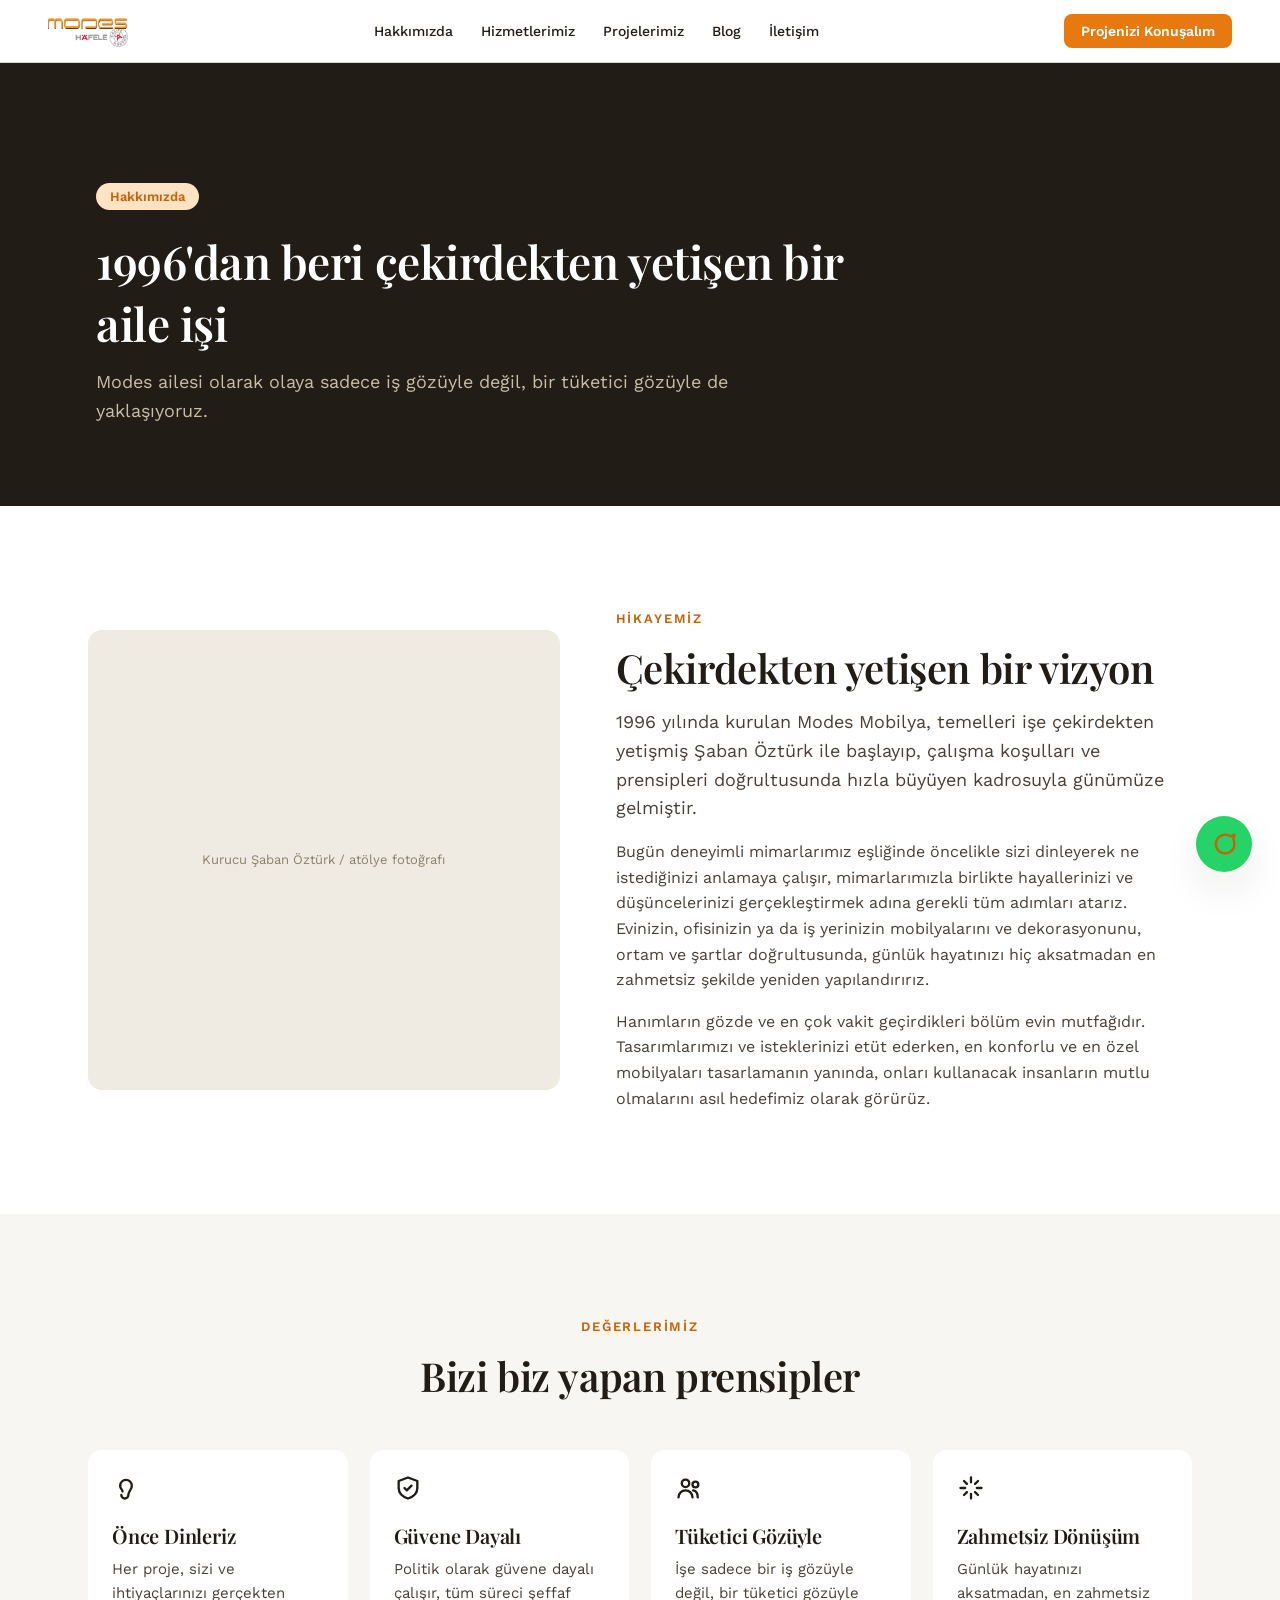
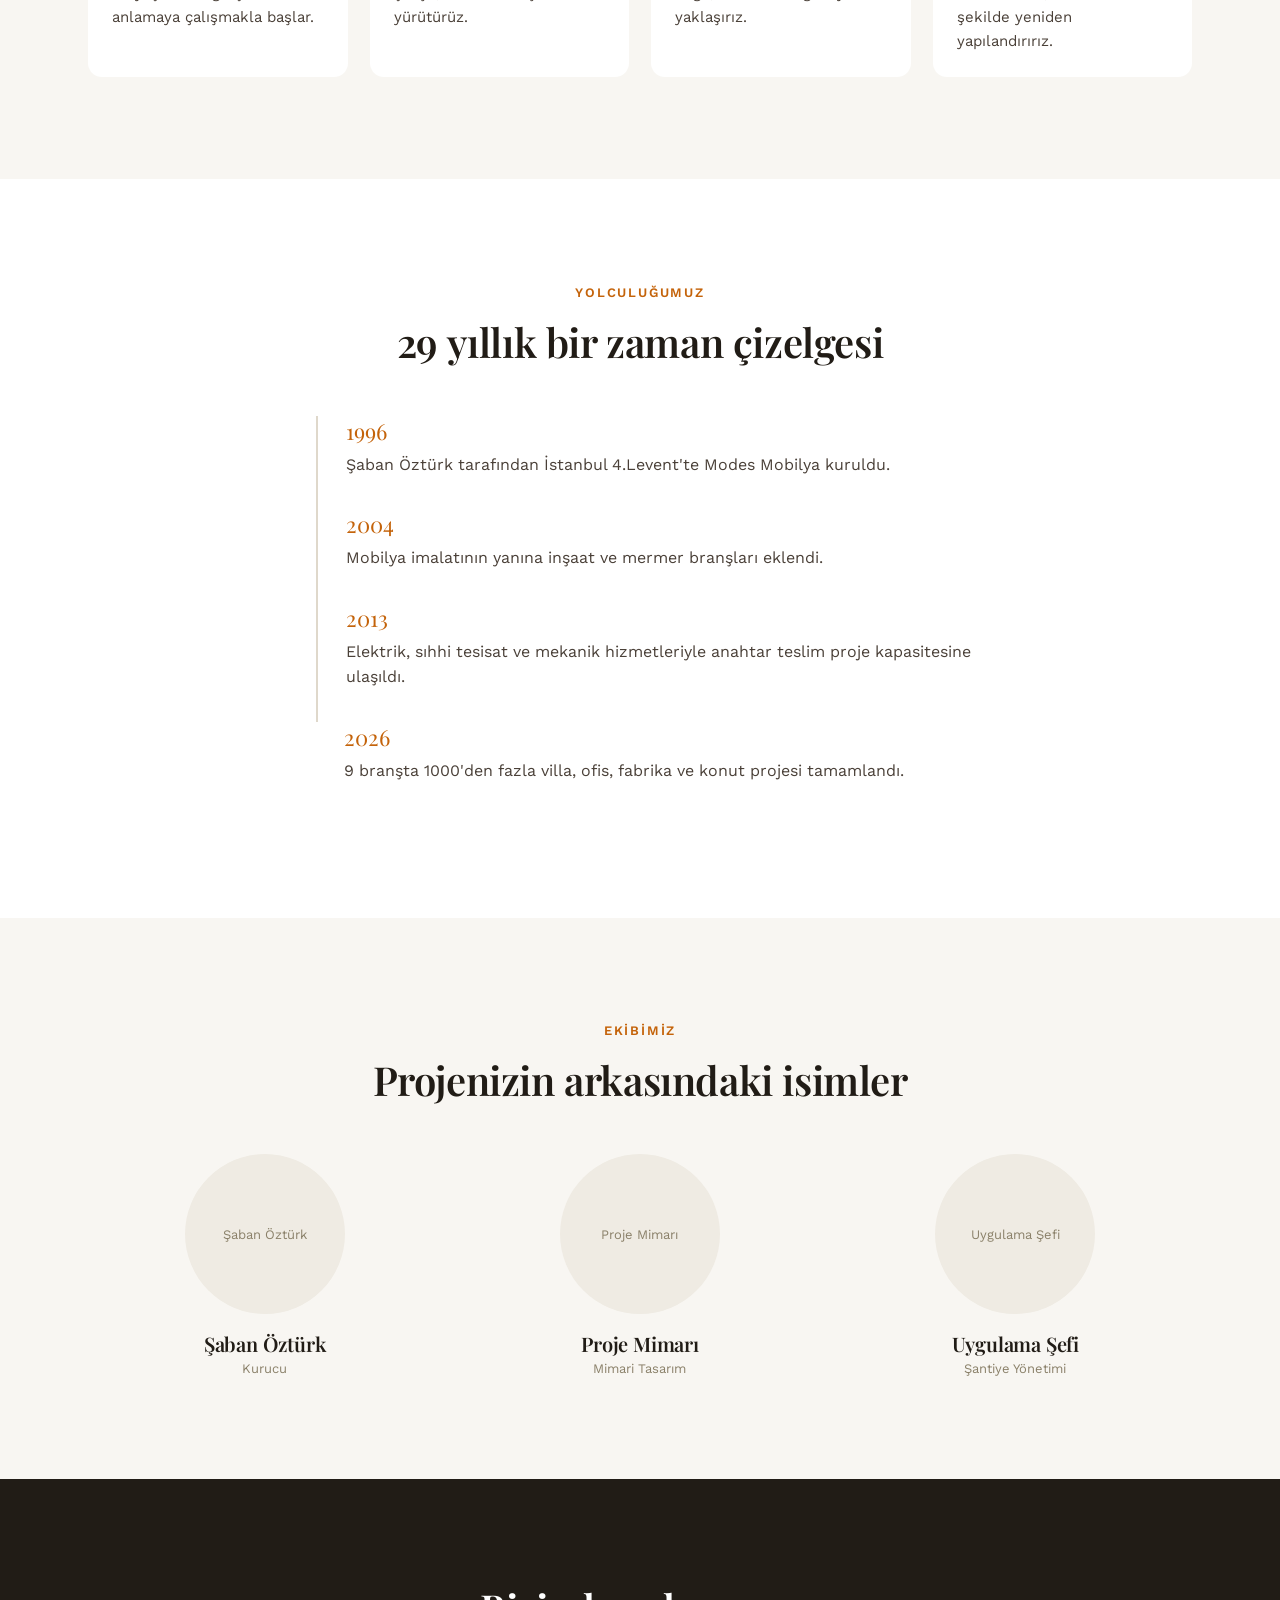
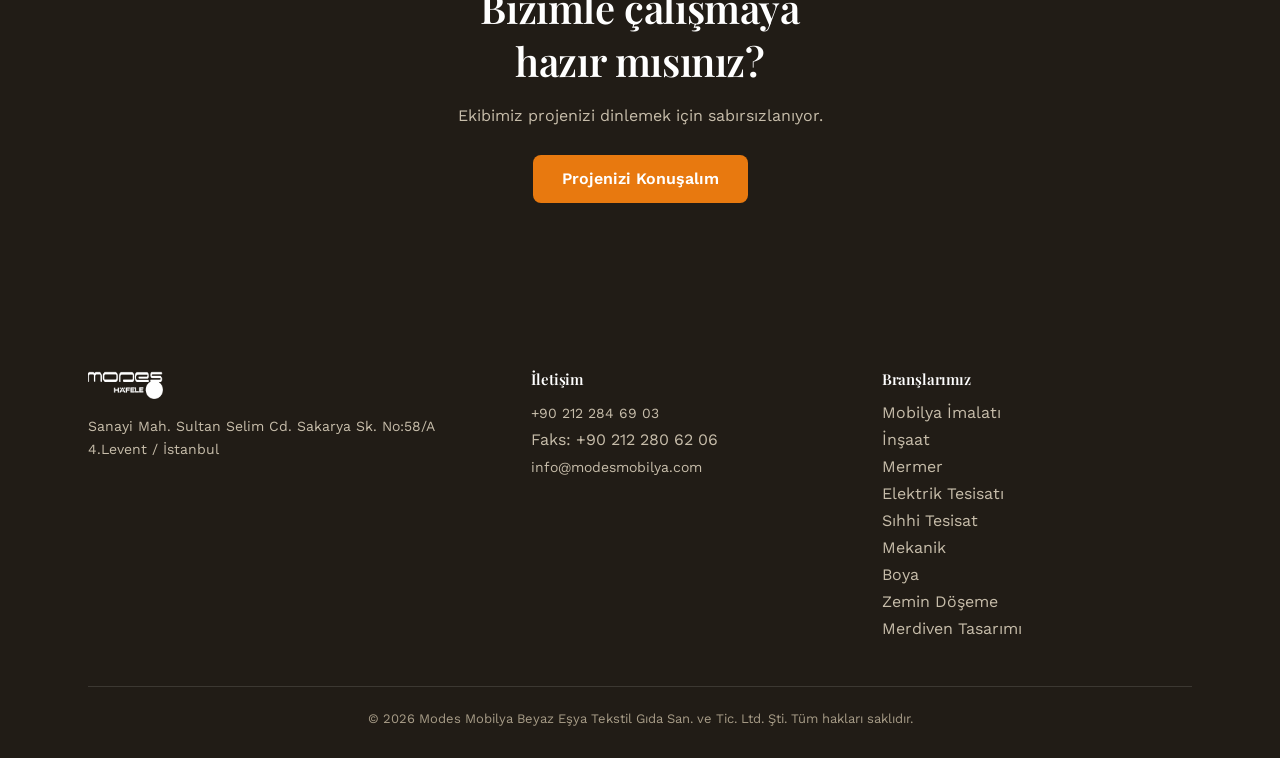
<file: public/hakkimizda.html>
<!DOCTYPE html>
<html lang="tr">
<head>
<meta charset="UTF-8">
<meta name="viewport" content="width=device-width, initial-scale=1.0">
<title>Hakkımızda | Modes Mobilya — 1996'dan Bu Yana İstanbul</title>
<meta name="description" content="1996'da Şaban Öztürk tarafından kurulan Modes Mobilya'nın hikayesi, değerleri ve mimarlık odaklı çalışma prensipleri.">
<meta name="keywords" content="modes mobilya hakkında, şirket tarihi, mimarlık firması istanbul, aile şirketi">
<meta property="og:title" content="Hakkımızda | Modes Mobilya — 1996'dan Bu Yana İstanbul">
<meta property="og:type" content="website">
<meta property="og:locale" content="tr_TR">
<meta name="robots" content="index, follow">
<link rel="canonical" href="https://www.modesmobilya.com/hakkimizda.html">
<link rel="stylesheet" href="css/tokens.css">
<link rel="stylesheet" href="css/site.css">
<script type="application/ld+json">
{"@context":"https://schema.org","@type":"BreadcrumbList","itemListElement":[{"@type":"ListItem","position":1,"name":"Anasayfa","item":"https://www.modesmobilya.com/"},{"@type":"ListItem","position":2,"name":"Hakkımızda","item":"https://www.modesmobilya.com/hakkimizda.html"}]}
</script>
</head>
<body>
<header class="navbar">
<a class="logo" href="index.html"><img src="assets/logo/logo_modes.png" alt="Modes Mobilya"></a>
<nav data-nav-links class="nav-links">
<a href="hakkimizda.html">Hakkımızda</a>
<a href="hizmetler.html">Hizmetlerimiz</a>
<a href="projeler.html">Projelerimiz</a>
<a href="blog.html">Blog</a>
<a href="iletisim.html">İletişim</a>
</nav>
<div class="navbar-right">
<button class="btn btn-primary btn-sm" data-open-quick-modal>Projenizi Konuşalım</button>
<button class="nav-toggle" data-nav-toggle aria-label="Menü"><svg class="icon"><use href="assets/icons.svg#menu"></use></svg></button>
</div>
</header>

<section class="section-dark" style="padding:120px var(--container-pad) 80px">
<div class="container">
<span class="badge">Hakkımızda</span>
<h1 style="font-size:var(--fs-display-lg);margin-top:20px;color:#fff;max-width:760px">1996'dan beri çekirdekten yetişen bir aile işi</h1>
<p class="lede" style="color:var(--stone-300);max-width:640px">Modes ailesi olarak olaya sadece iş gözüyle değil, bir tüketici gözüyle de yaklaşıyoruz.</p>
</div>
</section>
<section class="section section-surface">
<div class="container split-rev">
<div class="photo-placeholder" style="height:460px">Kurucu Şaban Öztürk / atölye fotoğrafı</div>
<div>
<span class="eyebrow">Hikayemiz</span>
<h2 style="font-size:var(--fs-h1);margin-top:14px">Çekirdekten yetişen bir vizyon</h2>
<p class="lede">1996 yılında kurulan Modes Mobilya, temelleri işe çekirdekten yetişmiş Şaban Öztürk ile başlayıp, çalışma koşulları ve prensipleri doğrultusunda hızla büyüyen kadrosuyla günümüze gelmiştir.</p>
<p class="text-muted" style="margin-top:16px">Bugün deneyimli mimarlarımız eşliğinde öncelikle sizi dinleyerek ne istediğinizi anlamaya çalışır, mimarlarımızla birlikte hayallerinizi ve düşüncelerinizi gerçekleştirmek adına gerekli tüm adımları atarız. Evinizin, ofisinizin ya da iş yerinizin mobilyalarını ve dekorasyonunu, ortam ve şartlar doğrultusunda, günlük hayatınızı hiç aksatmadan en zahmetsiz şekilde yeniden yapılandırırız.</p>
<p class="text-muted" style="margin-top:16px">Hanımların gözde ve en çok vakit geçirdikleri bölüm evin mutfağıdır. Tasarımlarımızı ve isteklerinizi etüt ederken, en konforlu ve en özel mobilyaları tasarlamanın yanında, onları kullanacak insanların mutlu olmalarını asıl hedefimiz olarak görürüz.</p>
</div>
</div>
</section>
<section class="section section-bg">
<div class="container">
<div class="center" style="max-width:640px;margin:0 auto 48px">
<span class="eyebrow">Değerlerimiz</span>
<h2 style="font-size:var(--fs-h1);margin-top:14px">Bizi biz yapan prensipler</h2>
</div>
<div class="grid grid-4">
<div class="card"><svg class="icon" style="stroke:var(--color-brand-strong);width:28px;height:28px"><use href="assets/icons.svg#ear"></use></svg><h3 style="font-size:var(--fs-h4);margin-top:16px">Önce Dinleriz</h3><p class="text-muted" style="margin-top:8px;font-size:var(--fs-body-sm)">Her proje, sizi ve ihtiyaçlarınızı gerçekten anlamaya çalışmakla başlar.</p></div>
<div class="card"><svg class="icon" style="stroke:var(--color-brand-strong);width:28px;height:28px"><use href="assets/icons.svg#shield-check"></use></svg><h3 style="font-size:var(--fs-h4);margin-top:16px">Güvene Dayalı</h3><p class="text-muted" style="margin-top:8px;font-size:var(--fs-body-sm)">Politik olarak güvene dayalı çalışır, tüm süreci şeffaf yürütürüz.</p></div>
<div class="card"><svg class="icon" style="stroke:var(--color-brand-strong);width:28px;height:28px"><use href="assets/icons.svg#users"></use></svg><h3 style="font-size:var(--fs-h4);margin-top:16px">Tüketici Gözüyle</h3><p class="text-muted" style="margin-top:8px;font-size:var(--fs-body-sm)">İşe sadece bir iş gözüyle değil, bir tüketici gözüyle yaklaşırız.</p></div>
<div class="card"><svg class="icon" style="stroke:var(--color-brand-strong);width:28px;height:28px"><use href="assets/icons.svg#sparkles"></use></svg><h3 style="font-size:var(--fs-h4);margin-top:16px">Zahmetsiz Dönüşüm</h3><p class="text-muted" style="margin-top:8px;font-size:var(--fs-body-sm)">Günlük hayatınızı aksatmadan, en zahmetsiz şekilde yeniden yapılandırırız.</p></div>
</div>
</div>
</section>
<section class="section section-surface">
<div class="container" style="max-width:760px">
<div class="center" style="margin-bottom:48px"><span class="eyebrow">Yolculuğumuz</span><h2 style="font-size:var(--fs-h1);margin-top:14px">29 yıllık bir zaman çizelgesi</h2></div>
<div style="display:flex;flex-direction:column">
<div style="display:flex;gap:24px;padding-bottom:32px;border-left:2px solid var(--color-border);margin-left:8px;padding-left:28px"><div><div style="font-family:var(--font-display);font-size:22px;color:var(--color-brand-strong)">1996</div><p class="text-muted" style="margin-top:6px">Şaban Öztürk tarafından İstanbul 4.Levent'te Modes Mobilya kuruldu.</p></div></div>
<div style="display:flex;gap:24px;padding-bottom:32px;border-left:2px solid var(--color-border);margin-left:8px;padding-left:28px"><div><div style="font-family:var(--font-display);font-size:22px;color:var(--color-brand-strong)">2004</div><p class="text-muted" style="margin-top:6px">Mobilya imalatının yanına inşaat ve mermer branşları eklendi.</p></div></div>
<div style="display:flex;gap:24px;padding-bottom:32px;border-left:2px solid var(--color-border);margin-left:8px;padding-left:28px"><div><div style="font-family:var(--font-display);font-size:22px;color:var(--color-brand-strong)">2013</div><p class="text-muted" style="margin-top:6px">Elektrik, sıhhi tesisat ve mekanik hizmetleriyle anahtar teslim proje kapasitesine ulaşıldı.</p></div></div>
<div style="display:flex;gap:24px;padding-bottom:32px;margin-left:8px;padding-left:28px"><div><div style="font-family:var(--font-display);font-size:22px;color:var(--color-brand-strong)">2026</div><p class="text-muted" style="margin-top:6px">9 branşta 1000'den fazla villa, ofis, fabrika ve konut projesi tamamlandı.</p></div></div>
</div>
</div>
</section>
<section class="section section-bg">
<div class="container">
<div class="center" style="max-width:640px;margin:0 auto 48px"><span class="eyebrow">Ekibimiz</span><h2 style="font-size:var(--fs-h1);margin-top:14px">Projenizin arkasındaki isimler</h2></div>
<div class="grid grid-3">
<div class="center"><div class="photo-placeholder" style="width:160px;height:160px;border-radius:50%;margin:0 auto">Şaban Öztürk</div><h3 style="font-size:var(--fs-h4);margin-top:16px">Şaban Öztürk</h3><p style="margin-top:4px;font-size:13px;color:var(--color-text-muted)">Kurucu</p></div>
<div class="center"><div class="photo-placeholder" style="width:160px;height:160px;border-radius:50%;margin:0 auto">Proje Mimarı</div><h3 style="font-size:var(--fs-h4);margin-top:16px">Proje Mimarı</h3><p style="margin-top:4px;font-size:13px;color:var(--color-text-muted)">Mimari Tasarım</p></div>
<div class="center"><div class="photo-placeholder" style="width:160px;height:160px;border-radius:50%;margin:0 auto">Uygulama Şefi</div><h3 style="font-size:var(--fs-h4);margin-top:16px">Uygulama Şefi</h3><p style="margin-top:4px;font-size:13px;color:var(--color-text-muted)">Şantiye Yönetimi</p></div>
</div>
</div>
</section>
<section class="section section-dark center">
<div class="container" style="max-width:600px">
<h2 style="font-size:var(--fs-h1);color:#fff">Bizimle çalışmaya hazır mısınız?</h2>
<p class="text-muted" style="margin-top:16px;color:var(--stone-300)">Ekibimiz projenizi dinlemek için sabırsızlanıyor.</p>
<button class="btn btn-primary btn-lg" style="margin-top:26px" data-open-quick-modal>Projenizi Konuşalım</button>
</div>
</section>
<footer class="site-footer">
<div class="container">
<div class="footer-grid">
<div><img src="assets/logo/logo_modes.png" alt="Modes Mobilya" style="height:30px;filter:brightness(0) invert(1)"><p style="margin-top:16px;font-size:14px;line-height:var(--lh-body)">Sanayi Mah. Sultan Selim Cd. Sakarya Sk. No:58/A 4.Levent / İstanbul</p></div>
<div><h4>İletişim</h4><ul><li><a href="tel:+902122846903">+90 212 284 69 03</a></li><li>Faks: +90 212 280 62 06</li><li><a href="mailto:info@modesmobilya.com">info@modesmobilya.com</a></li></ul></div>
<div><h4>Branşlarımız</h4><ul><li>Mobilya İmalatı</li><li>İnşaat</li><li>Mermer</li><li>Elektrik Tesisatı</li><li>Sıhhi Tesisat</li><li>Mekanik</li><li>Boya</li><li>Zemin Döşeme</li><li>Merdiven Tasarımı</li></ul></div>
</div>
<div class="footer-bottom">© 2026 Modes Mobilya Beyaz Eşya Tekstil Gıda San. ve Tic. Ltd. Şti. Tüm hakları saklıdır.</div>
</div>
</footer>
<a class="whatsapp-fab" href="https://wa.me/902122846903?text=Merhaba%2C%20bir%20proje%20hakk%C4%B1nda%20bilgi%20almak%20istiyorum." target="_blank" rel="noopener noreferrer" aria-label="WhatsApp ile yazın"><svg class="icon"><use href="assets/icons.svg#message-circle"></use></svg></a>
<div class="modal-overlay" data-quick-modal hidden>
<div class="modal">
<button data-quick-close aria-label="Kapat" style="position:absolute;top:16px;right:16px;font-size:22px;line-height:1;background:none;border:none;cursor:pointer;color:var(--color-text-muted)">×</button>
<h2>Projenizi Konuşalım</h2>
<form data-quick-form>
<div class="field"><label>Ad Soyad</label><input type="text" name="name" required></div>
<div class="field"><label>Telefon veya E-posta</label><input type="text" name="contact" required></div>
<div class="field"><label>İlgilendiğiniz Hizmet</label><select name="service"><option>Mimarlık Danışmanlığı</option><option>Mobilya İmalatı</option><option>İnşaat</option><option>Mermer</option><option>Elektrik Tesisatı</option><option>Sıhhi Tesisat</option><option>Mekanik</option><option>Boya</option><option>Zemin Döşeme</option><option>Merdiven Tasarımı</option></select></div>
<div class="field"><label>Proje Hakkında Kısa Bilgi</label><textarea name="summary" rows="3" placeholder="Örn: 300 m² bir ofis projesi için..." required></textarea></div>
<input type="text" name="company" class="honeypot" tabindex="-1" autocomplete="off" aria-hidden="true">
<p class="form-msg" data-quick-error hidden>Gönderilemedi, lütfen tekrar deneyin ya da bizi telefonla arayın.</p>
<button type="submit" class="btn btn-primary btn-lg" data-quick-submit>Talebi Gönder</button>
</form>
<div class="form-state" data-quick-sent hidden><svg class="icon" style="stroke:var(--color-brand-strong);width:38px;height:38px"><use href="assets/icons.svg#check-circle"></use></svg><h3>Talebiniz alındı</h3><p>Ekibimiz en kısa sürede sizinle iletişime geçecek.</p><button class="link-btn" data-retry>Yeni talep oluştur</button></div>
<div class="form-state" data-quick-blocked hidden><svg class="icon" style="stroke:var(--color-danger);width:38px;height:38px"><use href="assets/icons.svg#shield-alert"></use></svg><h3>Gönderim engellendi</h3><p>Formu çok hızlı gönderdiniz, lütfen tekrar deneyin.</p><button class="link-btn" data-retry>Tekrar dene</button></div>
</div>
</div>
<script src="js/config.js"></script>
<script src="js/quick-project.js"></script>
<script src="js/nav.js"></script>

</body>
</html>
</file>
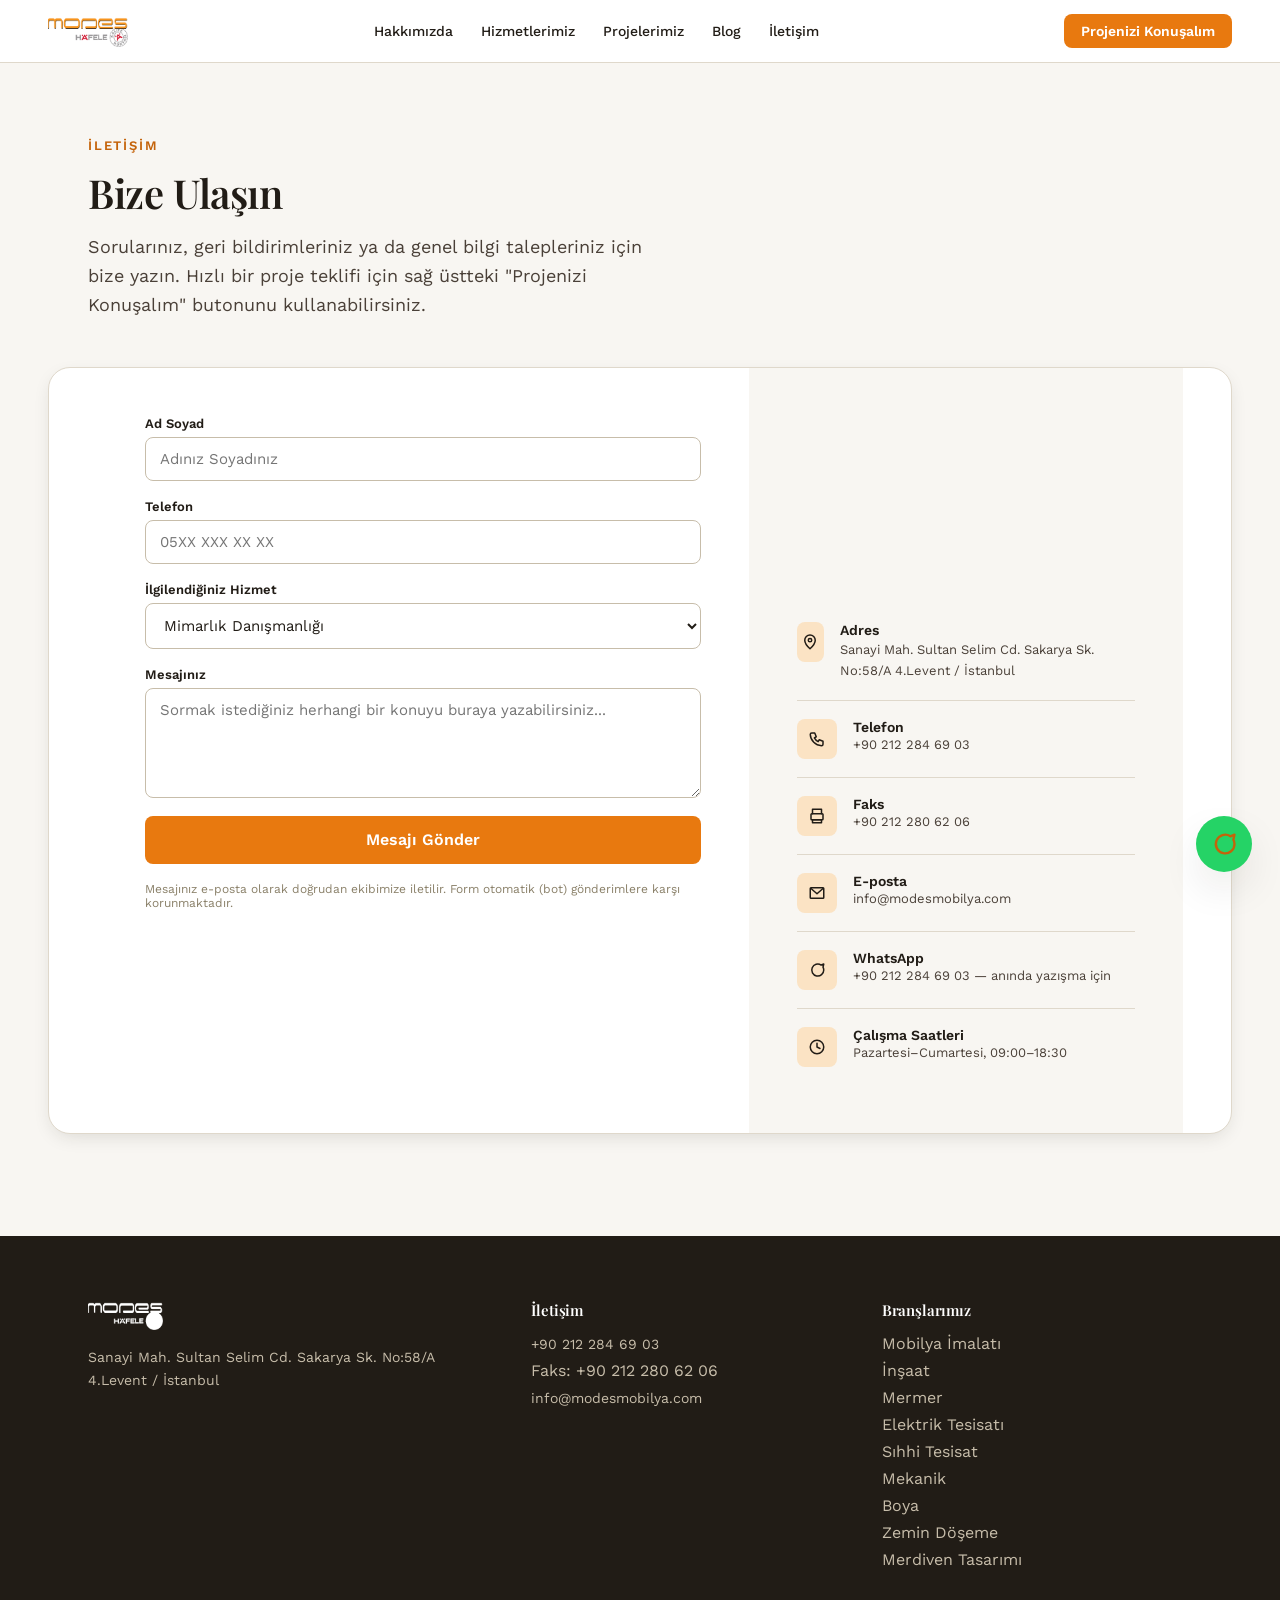
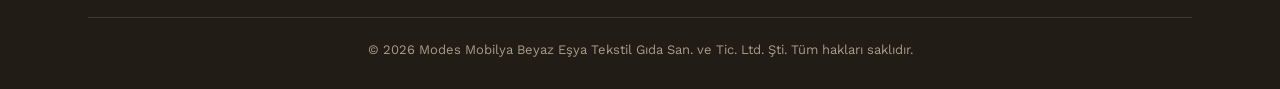
<file: public/iletisim.html>
<!DOCTYPE html>
<html lang="tr">
<head>
<meta charset="UTF-8">
<meta name="viewport" content="width=device-width, initial-scale=1.0">
<title>İletişim | Modes Mobilya — Bize Ulaşın</title>
<meta name="description" content="Modes Mobilya ile iletişime geçin: 4.Levent İstanbul ofisimiz, telefon, e-posta ve online proje formu.">
<meta property="og:title" content="İletişim | Modes Mobilya — Bize Ulaşın">
<meta property="og:type" content="website">
<meta property="og:locale" content="tr_TR">
<meta name="robots" content="index, follow">
<link rel="canonical" href="https://www.modesmobilya.com/iletisim.html">
<link rel="stylesheet" href="css/tokens.css">
<link rel="stylesheet" href="css/site.css">
<script type="application/ld+json">
{"@context":"https://schema.org","@type":"ContactPage","name":"İletişim - Modes Mobilya"}
</script>
</head>
<body>
<header class="navbar">
<a class="logo" href="index.html"><img src="assets/logo/logo_modes.png" alt="Modes Mobilya"></a>
<nav data-nav-links class="nav-links">
<a href="hakkimizda.html">Hakkımızda</a>
<a href="hizmetler.html">Hizmetlerimiz</a>
<a href="projeler.html">Projelerimiz</a>
<a href="blog.html">Blog</a>
<a href="iletisim.html">İletişim</a>
</nav>
<div class="navbar-right">
<button class="btn btn-primary btn-sm" data-open-quick-modal>Projenizi Konuşalım</button>
<button class="nav-toggle" data-nav-toggle aria-label="Menü"><svg class="icon"><use href="assets/icons.svg#menu"></use></svg></button>
</div>
</header>

<section class="container" style="padding:72px var(--container-pad) 0;max-width:var(--container-max)">
<span class="eyebrow">İletişim</span>
<h1 style="font-size:var(--fs-h1);margin-top:12px;max-width:560px">Bize Ulaşın</h1>
<p class="lede" style="max-width:560px">Sorularınız, geri bildirimleriniz ya da genel bilgi talepleriniz için bize yazın. Hızlı bir proje teklifi için sağ üstteki "Projenizi Konuşalım" butonunu kullanabilirsiniz.</p>
</section>
<section style="padding:48px var(--container-pad) var(--space-section-y)">
<div class="container" style="display:grid;grid-template-columns:1.2fr .8fr;gap:0;border:1px solid var(--color-border);border-radius:var(--radius-xl);overflow:hidden;background:var(--color-surface);box-shadow:var(--shadow-md)">
<div style="padding:48px">
<form data-contact-form style="display:flex;flex-direction:column;gap:18px">
<div class="field"><label>Ad Soyad</label><input type="text" name="name" placeholder="Adınız Soyadınız" required></div>
<div class="field"><label>Telefon</label><input type="text" name="phone" placeholder="05XX XXX XX XX" required></div>
<div class="field"><label>İlgilendiğiniz Hizmet</label><select name="service"><option>Mimarlık Danışmanlığı</option><option>Mobilya İmalatı</option><option>İnşaat</option><option>Mermer</option><option>Elektrik Tesisatı</option><option>Sıhhi Tesisat</option><option>Mekanik</option><option>Boya</option><option>Zemin Döşeme</option><option>Merdiven Tasarımı</option></select></div>
<div class="field"><label>Mesajınız</label><textarea name="message" placeholder="Sormak istediğiniz herhangi bir konuyu buraya yazabilirsiniz..." required></textarea></div>
<input type="text" name="company" class="honeypot" tabindex="-1" autocomplete="off" aria-hidden="true">
<p class="form-msg" data-contact-error hidden>Gönderilemedi, lütfen tekrar deneyin ya da bizi telefonla arayın.</p>
<button type="submit" class="btn btn-primary btn-lg" data-contact-submit>Mesajı Gönder</button>
<p class="form-note">Mesajınız e-posta olarak doğrudan ekibimize iletilir. Form otomatik (bot) gönderimlere karşı korunmaktadır.</p>
</form>
<div class="form-state" data-contact-sent hidden style="text-align:left"><svg class="icon" style="stroke:var(--color-brand-strong);width:40px;height:40px"><use href="assets/icons.svg#mail-check"></use></svg><h3>Mesajınız gönderildi</h3><p>Ekibimiz mesajınızı e-posta olarak aldı ve en kısa sürede dönüş yapacaktır.</p><button class="link-btn" data-retry>Yeni mesaj gönder</button></div>
<div class="form-state" data-contact-blocked hidden><svg class="icon" style="stroke:var(--color-danger);width:36px;height:36px"><use href="assets/icons.svg#shield-alert"></use></svg><h3>Gönderim engellendi</h3><p>Formu çok hızlı gönderdiniz; bu genellikle otomatik (spam) gönderimlerde görülür. Lütfen birkaç saniye bekleyip tekrar deneyin.</p><button class="link-btn" data-retry>Tekrar dene</button></div>
</div>
<div style="background:var(--stone-50);padding:48px;display:flex;flex-direction:column">
<div style="border-radius:var(--radius-lg);overflow:hidden;height:180px"><iframe title="Modes Mobilya konum haritası" src="https://www.google.com/maps?q=Sanayi+Mah.+Sultan+Selim+Cd.+Sakarya+Sk.+No:58/A+4.Levent+İstanbul&output=embed" style="border:0;width:100%;height:100%;display:block" loading="lazy" referrerpolicy="no-referrer-when-downgrade"></iframe></div>
<div style="margin-top:8px">
<div style="display:flex;gap:16px;align-items:flex-start;padding:18px 0;border-bottom:1px solid var(--color-border)"><div class="icon-box" style="margin-bottom:0;width:40px;height:40px"><svg class="icon" style="stroke:var(--color-brand-strong);width:18px;height:18px"><use href="assets/icons.svg#map-pin"></use></svg></div><div><div style="font-weight:600;font-size:14px">Adres</div><div style="margin-top:2px;font-size:13px;color:var(--color-text-secondary);line-height:var(--lh-body)">Sanayi Mah. Sultan Selim Cd. Sakarya Sk. No:58/A 4.Levent / İstanbul</div></div></div>
<div style="display:flex;gap:16px;align-items:flex-start;padding:18px 0;border-bottom:1px solid var(--color-border)"><div class="icon-box" style="margin-bottom:0;width:40px;height:40px"><svg class="icon" style="stroke:var(--color-brand-strong);width:18px;height:18px"><use href="assets/icons.svg#phone"></use></svg></div><div><div style="font-weight:600;font-size:14px">Telefon</div><div style="margin-top:2px;font-size:13px;color:var(--color-text-secondary)">+90 212 284 69 03</div></div></div>
<div style="display:flex;gap:16px;align-items:flex-start;padding:18px 0;border-bottom:1px solid var(--color-border)"><div class="icon-box" style="margin-bottom:0;width:40px;height:40px"><svg class="icon" style="stroke:var(--color-brand-strong);width:18px;height:18px"><use href="assets/icons.svg#printer"></use></svg></div><div><div style="font-weight:600;font-size:14px">Faks</div><div style="margin-top:2px;font-size:13px;color:var(--color-text-secondary)">+90 212 280 62 06</div></div></div>
<div style="display:flex;gap:16px;align-items:flex-start;padding:18px 0;border-bottom:1px solid var(--color-border)"><div class="icon-box" style="margin-bottom:0;width:40px;height:40px"><svg class="icon" style="stroke:var(--color-brand-strong);width:18px;height:18px"><use href="assets/icons.svg#mail"></use></svg></div><div><div style="font-weight:600;font-size:14px">E-posta</div><div style="margin-top:2px;font-size:13px;color:var(--color-text-secondary)">info@modesmobilya.com</div></div></div>
<div style="display:flex;gap:16px;align-items:flex-start;padding:18px 0;border-bottom:1px solid var(--color-border)"><div class="icon-box" style="margin-bottom:0;width:40px;height:40px"><svg class="icon" style="stroke:var(--color-brand-strong);width:18px;height:18px"><use href="assets/icons.svg#message-circle"></use></svg></div><div><div style="font-weight:600;font-size:14px">WhatsApp</div><div style="margin-top:2px;font-size:13px;color:var(--color-text-secondary)">+90 212 284 69 03 — anında yazışma için</div></div></div>
<div style="display:flex;gap:16px;align-items:flex-start;padding:18px 0"><div class="icon-box" style="margin-bottom:0;width:40px;height:40px"><svg class="icon" style="stroke:var(--color-brand-strong);width:18px;height:18px"><use href="assets/icons.svg#clock"></use></svg></div><div><div style="font-weight:600;font-size:14px">Çalışma Saatleri</div><div style="margin-top:2px;font-size:13px;color:var(--color-text-secondary)">Pazartesi–Cumartesi, 09:00–18:30</div></div></div>
</div>
</div>
</div>
</section>
<footer class="site-footer">
<div class="container">
<div class="footer-grid">
<div><img src="assets/logo/logo_modes.png" alt="Modes Mobilya" style="height:30px;filter:brightness(0) invert(1)"><p style="margin-top:16px;font-size:14px;line-height:var(--lh-body)">Sanayi Mah. Sultan Selim Cd. Sakarya Sk. No:58/A 4.Levent / İstanbul</p></div>
<div><h4>İletişim</h4><ul><li><a href="tel:+902122846903">+90 212 284 69 03</a></li><li>Faks: +90 212 280 62 06</li><li><a href="mailto:info@modesmobilya.com">info@modesmobilya.com</a></li></ul></div>
<div><h4>Branşlarımız</h4><ul><li>Mobilya İmalatı</li><li>İnşaat</li><li>Mermer</li><li>Elektrik Tesisatı</li><li>Sıhhi Tesisat</li><li>Mekanik</li><li>Boya</li><li>Zemin Döşeme</li><li>Merdiven Tasarımı</li></ul></div>
</div>
<div class="footer-bottom">© 2026 Modes Mobilya Beyaz Eşya Tekstil Gıda San. ve Tic. Ltd. Şti. Tüm hakları saklıdır.</div>
</div>
</footer>
<a class="whatsapp-fab" href="https://wa.me/902122846903?text=Merhaba%2C%20bir%20proje%20hakk%C4%B1nda%20bilgi%20almak%20istiyorum." target="_blank" rel="noopener noreferrer" aria-label="WhatsApp ile yazın"><svg class="icon"><use href="assets/icons.svg#message-circle"></use></svg></a>
<div class="modal-overlay" data-quick-modal hidden>
<div class="modal">
<button data-quick-close aria-label="Kapat" style="position:absolute;top:16px;right:16px;font-size:22px;line-height:1;background:none;border:none;cursor:pointer;color:var(--color-text-muted)">×</button>
<h2>Projenizi Konuşalım</h2>
<form data-quick-form>
<div class="field"><label>Ad Soyad</label><input type="text" name="name" required></div>
<div class="field"><label>Telefon veya E-posta</label><input type="text" name="contact" required></div>
<div class="field"><label>İlgilendiğiniz Hizmet</label><select name="service"><option>Mimarlık Danışmanlığı</option><option>Mobilya İmalatı</option><option>İnşaat</option><option>Mermer</option><option>Elektrik Tesisatı</option><option>Sıhhi Tesisat</option><option>Mekanik</option><option>Boya</option><option>Zemin Döşeme</option><option>Merdiven Tasarımı</option></select></div>
<div class="field"><label>Proje Hakkında Kısa Bilgi</label><textarea name="summary" rows="3" placeholder="Örn: 300 m² bir ofis projesi için..." required></textarea></div>
<input type="text" name="company" class="honeypot" tabindex="-1" autocomplete="off" aria-hidden="true">
<p class="form-msg" data-quick-error hidden>Gönderilemedi, lütfen tekrar deneyin ya da bizi telefonla arayın.</p>
<button type="submit" class="btn btn-primary btn-lg" data-quick-submit>Talebi Gönder</button>
</form>
<div class="form-state" data-quick-sent hidden><svg class="icon" style="stroke:var(--color-brand-strong);width:38px;height:38px"><use href="assets/icons.svg#check-circle"></use></svg><h3>Talebiniz alındı</h3><p>Ekibimiz en kısa sürede sizinle iletişime geçecek.</p><button class="link-btn" data-retry>Yeni talep oluştur</button></div>
<div class="form-state" data-quick-blocked hidden><svg class="icon" style="stroke:var(--color-danger);width:38px;height:38px"><use href="assets/icons.svg#shield-alert"></use></svg><h3>Gönderim engellendi</h3><p>Formu çok hızlı gönderdiniz, lütfen tekrar deneyin.</p><button class="link-btn" data-retry>Tekrar dene</button></div>
</div>
</div>
<script src="js/config.js"></script>
<script src="js/quick-project.js"></script>
<script src="js/nav.js"></script>
<script src="js/contact-form.js"></script>
</body>
</html>
</file>
<file: public/css/tokens.css>
@import url('https://fonts.googleapis.com/css2?family=Playfair+Display:ital,wght@0,500;0,600;0,700;1,500&family=Work+Sans:ital,wght@0,400;0,500;0,600;0,700;1,400&display=swap');
:root{
--orange-50:#FDF3E7;--orange-100:#FBE3C4;--orange-200:#F6C888;--orange-300:#F1AC55;--orange-400:#ED9A2E;--orange-500:#E8790F;--orange-600:#C4630A;--orange-700:#984C09;--orange-800:#6C3707;--orange-900:#432403;
--ink-900:#211C16;--ink-800:#332B22;--ink-700:#4A4038;--ink-600:#655A4E;--ink-500:#847968;
--stone-50:#F8F6F2;--stone-100:#EFEBE3;--stone-200:#DFD8CB;--stone-300:#C7BDAA;--stone-400:#A79C87;--stone-500:#8A8069;
--red-500:#D01030;--red-600:#AC0E27;
--green-500:#3F7A4E;--green-600:#2F5F3B;
--amber-500:#C4630A;
--slate-500:#3B5166;--slate-600:#2C3E4E;
--white:#FFFFFF;
--color-bg:var(--stone-50);--color-surface:var(--white);--color-surface-sunken:var(--stone-100);
--color-border:var(--stone-200);--color-border-strong:var(--stone-300);
--color-text-primary:var(--ink-900);--color-text-secondary:var(--ink-700);--color-text-muted:var(--stone-500);--color-text-on-brand:var(--white);
--color-brand:var(--orange-500);--color-brand-strong:var(--orange-600);--color-brand-soft:var(--orange-100);--color-brand-softer:var(--orange-50);
--color-accent:var(--red-500);--color-success:var(--green-500);--color-warning:var(--amber-500);--color-danger:var(--red-500);--color-info:var(--slate-500);--color-focus-ring:var(--orange-400);
--font-display:"Playfair Display",Georgia,"Times New Roman",serif;
--font-body:"Work Sans",-apple-system,BlinkMacSystemFont,"Segoe UI",sans-serif;
--fs-display-xl:clamp(2.75rem,5vw,4.5rem);--fs-display-lg:clamp(2.25rem,3.6vw,3.375rem);--fs-display-md:clamp(1.875rem,2.6vw,2.5rem);
--fs-h1:2.5rem;--fs-h2:2rem;--fs-h3:1.5rem;--fs-h4:1.25rem;
--fs-body-lg:1.125rem;--fs-body:1rem;--fs-body-sm:0.9375rem;--fs-caption:0.8125rem;--fs-eyebrow:0.8125rem;
--lh-display:1.08;--lh-heading:1.2;--lh-body:1.6;--lh-tight:1.35;
--ls-display:-0.01em;--ls-eyebrow:0.14em;
--fw-regular:400;--fw-medium:500;--fw-semibold:600;--fw-bold:700;
--space-1:4px;--space-2:8px;--space-3:12px;--space-4:16px;--space-5:20px;--space-6:24px;--space-8:32px;--space-10:40px;--space-12:48px;--space-16:64px;--space-20:80px;--space-24:96px;--space-32:128px;
--space-section-y:clamp(64px,8vw,128px);--space-card-pad:24px;--container-max:1200px;--container-pad:clamp(20px,4vw,48px);
--radius-sm:4px;--radius-md:8px;--radius-lg:14px;--radius-xl:22px;--radius-pill:999px;
--border-w:1px;--border-w-thick:2px;
--shadow-sm:0 1px 2px rgba(33,28,22,0.08);--shadow-md:0 6px 20px -6px rgba(33,28,22,0.16);--shadow-lg:0 18px 46px -12px rgba(33,28,22,0.24);--shadow-brand:0 10px 28px -10px rgba(232,121,15,0.45);
--ease-standard:cubic-bezier(.4,0,.2,1);--dur-fast:140ms;--dur-base:220ms;--dur-slow:360ms;
}
*{box-sizing:border-box}
body{margin:0;font-family:var(--font-body);color:var(--color-text-primary);background:var(--color-bg)}
a{color:var(--color-brand-strong);text-decoration:none}
a:hover{color:var(--color-brand);text-decoration:underline}
h1,h2,h3,h4{font-family:var(--font-display);margin:0;font-weight:var(--fw-semibold);letter-spacing:var(--ls-display);text-wrap:pretty}
p{margin:0}
img{max-width:100%;display:block}
</file>
<file: public/css/site.css>
.container{max-width:var(--container-max);margin:0 auto;padding:0 var(--container-pad)}
.section{padding:var(--space-section-y) 0}
.section-tight{padding:56px 0}
.section-dark{background:var(--ink-900);color:#fff}
.section-surface{background:var(--color-surface)}
.section-bg{background:var(--color-bg)}
.center{text-align:center}
.eyebrow{display:inline-block;font-size:var(--fs-eyebrow);letter-spacing:var(--ls-eyebrow);text-transform:uppercase;color:var(--color-brand-strong);font-weight:600}
.lede{margin-top:14px;font-size:var(--fs-body-lg);color:var(--color-text-secondary);line-height:var(--lh-body)}
.text-muted{color:var(--color-text-secondary);line-height:var(--lh-body)}
.icon{width:22px;height:22px;stroke:currentColor;fill:none;stroke-width:2;stroke-linecap:round;stroke-linejoin:round}

/* Navbar */
.navbar{display:flex;align-items:center;justify-content:space-between;padding:14px var(--container-pad);position:sticky;top:0;background:var(--color-surface);border-bottom:1px solid var(--color-border);z-index:100}
.navbar .logo img{height:32px;display:block}
.nav-links{display:flex;gap:28px;list-style:none;margin:0;padding:0;align-items:center}
.nav-links a{color:var(--color-text-primary);font-weight:500;font-size:14px}
.nav-links a:hover{color:var(--color-brand-strong);text-decoration:none}
.navbar-right{display:flex;align-items:center;gap:20px}
.nav-toggle{display:none;background:none;border:none;cursor:pointer;padding:4px;color:var(--color-text-primary)}
@media (max-width:880px){
.nav-links{display:none;position:absolute;top:100%;left:0;right:0;background:var(--color-surface);flex-direction:column;align-items:flex-start;padding:20px var(--container-pad);border-bottom:1px solid var(--color-border);gap:16px;box-shadow:var(--shadow-md)}
.nav-links.open{display:flex}
.nav-toggle{display:block}
}

/* Buttons */
.btn{display:inline-flex;align-items:center;justify-content:center;gap:8px;font-family:var(--font-body);font-weight:600;border-radius:var(--radius-md);border:1px solid transparent;cursor:pointer;transition:background var(--dur-fast) var(--ease-standard),border-color var(--dur-fast) var(--ease-standard);text-decoration:none;line-height:1}
.btn:hover{text-decoration:none}
.btn-sm{padding:9px 16px;font-size:14px}
.btn-md{padding:12px 22px;font-size:15px}
.btn-lg{padding:15px 28px;font-size:16px}
.btn-primary{background:var(--color-brand);color:#fff}
.btn-primary:hover{background:var(--color-brand-strong);color:#fff}
.btn-secondary{background:transparent;border-color:var(--color-border-strong);color:var(--color-text-primary)}
.btn-secondary:hover{border-color:var(--color-brand-strong);color:var(--color-brand-strong)}
.btn-secondary-light{background:transparent;border-color:rgba(255,255,255,.35);color:#fff}
.btn-secondary-light:hover{border-color:#fff;color:#fff}
.btn-dark{background:var(--ink-900);color:#fff}
.btn-dark:hover{background:var(--ink-800);color:#fff}
.btn:disabled{opacity:.6;cursor:not-allowed}

/* Badge / Tag */
.badge{display:inline-flex;padding:6px 14px;border-radius:var(--radius-pill);font-size:13px;font-weight:600;background:var(--orange-100);color:var(--color-brand-strong)}
.tag{display:inline-flex;padding:4px 12px;border-radius:var(--radius-pill);background:var(--stone-100);color:var(--ink-700);font-size:12px;font-weight:600}

/* Cards */
.card{background:var(--color-surface);border-radius:var(--radius-lg);padding:var(--space-card-pad)}
.card-elevated{box-shadow:var(--shadow-md)}
.card-flush{padding:0;overflow:hidden}

/* Grids */
.grid{display:grid;gap:22px}
.grid-2{grid-template-columns:repeat(2,1fr)}
.grid-3{grid-template-columns:repeat(3,1fr)}
.grid-4{grid-template-columns:repeat(4,1fr)}
.split{display:grid;grid-template-columns:1.1fr .9fr;gap:56px;align-items:center}
.split-rev{display:grid;grid-template-columns:.9fr 1.1fr;gap:56px;align-items:center}
@media (max-width:920px){.grid-2,.grid-3,.grid-4,.split,.split-rev{grid-template-columns:1fr}}

/* Icon box */
.icon-box{width:52px;height:52px;border-radius:var(--radius-md);background:var(--color-brand-soft);display:flex;align-items:center;justify-content:center;margin-bottom:18px}
.icon-box .icon{stroke:var(--color-brand-strong);width:24px;height:24px}

/* Forms */
.field{display:flex;flex-direction:column;gap:6px}
.field label{font-size:13px;font-weight:600;color:var(--color-text-primary)}
.field input,.field select,.field textarea{padding:12px 14px;border:1px solid var(--color-border-strong);border-radius:var(--radius-md);font-family:var(--font-body);font-size:15px;color:var(--color-text-primary);background:var(--color-surface)}
.field textarea{resize:vertical;min-height:110px}
.field input:focus,.field select:focus,.field textarea:focus{outline:2px solid var(--color-focus-ring);outline-offset:1px}
.honeypot{position:absolute;left:-9999px;width:1px;height:1px;opacity:0}
.form-msg{font-size:12px;color:var(--color-danger)}
.form-note{font-size:12px;color:var(--color-text-muted)}
.form-state{padding:8px 0;text-align:center}
.form-state .icon{width:38px;height:38px;margin:0 auto}
.form-state h3{margin-top:14px;font-size:var(--fs-h3)}
.form-state p{margin-top:8px;font-size:14px;color:var(--color-text-secondary);line-height:var(--lh-body)}
.link-btn{background:none;border:none;color:var(--color-brand-strong);font-weight:600;cursor:pointer;font-family:var(--font-body);padding:0;margin-top:16px}
[hidden]{display:none!important}

/* Category filter */
.filter-bar{display:flex;gap:10px;flex-wrap:wrap;justify-content:center;margin-bottom:44px}
.filter-btn{padding:9px 20px;border-radius:var(--radius-pill);border:1px solid var(--color-border-strong);background:transparent;color:var(--color-text-primary);font-family:var(--font-body);font-weight:600;font-size:14px;cursor:pointer}
.filter-btn.active{border-color:var(--color-brand);background:var(--color-brand);color:#fff}

/* FAQ (native details/summary, zero JS) */
.faq-item{border-bottom:1px solid var(--color-border);padding:18px 0}
.faq-item summary{cursor:pointer;font-weight:600;font-size:16px;list-style:none;display:flex;justify-content:space-between;align-items:center}
.faq-item summary::-webkit-details-marker{display:none}
.faq-item summary::after{content:'+';font-size:22px;color:var(--color-brand-strong)}
.faq-item[open] summary::after{content:'−'}
.faq-item p{margin-top:12px;color:var(--color-text-secondary);line-height:var(--lh-body)}

/* Footer */
.site-footer{background:var(--ink-900);color:var(--stone-300);padding:64px 0 32px}
.footer-grid{display:grid;grid-template-columns:1.3fr 1fr 1fr;gap:40px}
.footer-grid h4{color:#fff;font-size:15px;margin-bottom:14px}
.footer-grid ul{list-style:none;margin:0;padding:0;display:flex;flex-direction:column;gap:8px}
.footer-grid a{color:var(--stone-300);font-size:14px}
.footer-grid a:hover{color:#fff}
.footer-bottom{margin-top:48px;padding-top:24px;border-top:1px solid rgba(255,255,255,.12);font-size:13px;color:var(--stone-400);text-align:center}
@media (max-width:820px){.footer-grid{grid-template-columns:1fr}}

/* WhatsApp floating button */
.whatsapp-fab{position:fixed;bottom:28px;right:28px;width:56px;height:56px;border-radius:50%;background:#25D366;display:flex;align-items:center;justify-content:center;box-shadow:var(--shadow-lg);z-index:200}
.whatsapp-fab .icon{stroke:#fff;width:28px;height:28px}

/* Quick project modal */
.modal-overlay{position:fixed;inset:0;background:rgba(33,28,22,.55);display:flex;align-items:center;justify-content:center;z-index:300;padding:20px}
.modal{background:var(--color-surface);border-radius:var(--radius-lg);max-width:460px;width:100%;padding:32px;box-shadow:var(--shadow-lg);position:relative}
.modal-close{position:absolute;top:16px;right:16px;background:none;border:none;cursor:pointer;color:var(--color-text-muted)}
.modal h2{font-size:var(--fs-h3)}
.modal form{display:flex;flex-direction:column;gap:14px;margin-top:20px}

/* Hero photo placeholders (team/founder, no stock stand-in used) */
.photo-placeholder{display:flex;align-items:center;justify-content:center;text-align:center;background:var(--stone-100);color:var(--color-text-muted);font-size:13px;border-radius:var(--radius-lg);padding:20px}
</file>
